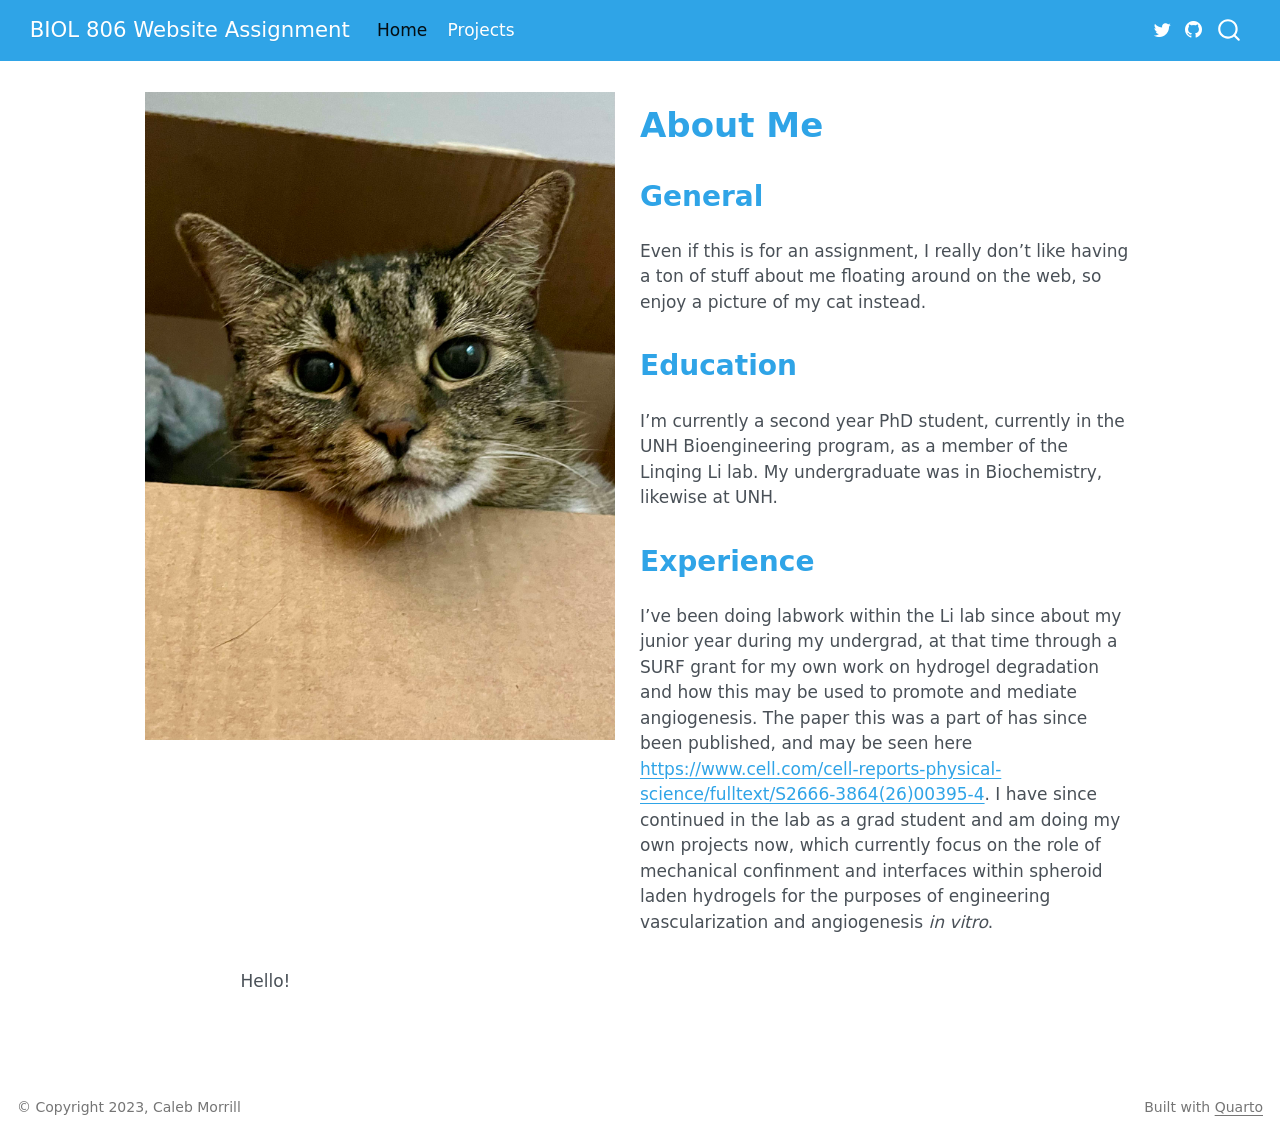
<file: docs/index.html>
<!DOCTYPE html>
<html xmlns="http://www.w3.org/1999/xhtml" lang="en" xml:lang="en"><head>

<meta charset="utf-8">
<meta name="generator" content="quarto-1.10.18">

<meta name="viewport" content="width=device-width, initial-scale=1.0, user-scalable=yes">


<title>About Me – BIOL 806 Website Assignment</title>
<style>
/* Default styles provided by pandoc.
** See https://pandoc.org/MANUAL.html#variables-for-html for config info.
*/
span.smallcaps{font-variant: small-caps;}
div.columns{display: flex; gap: 1.5em;}
div.column{flex: auto;}
@media screen {
div.columns{gap: min(4vw, 1.5em);}
div.column{overflow-x: auto;}
}
div.hanging-indent{margin-left: 1.5em; text-indent: -1.5em;}
ul.task-list{list-style: none;}
ul.task-list li input[type="checkbox"] {
  width: 0.8em;
  margin: 0 0.8em 0.2em -1em; /* quarto-specific, see https://github.com/quarto-dev/quarto-cli/issues/4556 */ 
  vertical-align: middle;
}
</style>


<script src="site_libs/quarto-nav/quarto-nav.js"></script>
<script src="site_libs/quarto-nav/headroom.min.js"></script>
<script src="site_libs/clipboard/clipboard.min.js"></script>
<script src="site_libs/quarto-search/autocomplete.umd.js"></script>
<script src="site_libs/quarto-search/fuse.min.js"></script>
<script src="site_libs/quarto-search/quarto-search.js"></script>
<meta name="quarto:offset" content="./">
<script src="site_libs/quarto-html/quarto.js" type="module"></script>
<script src="site_libs/quarto-html/tabsets/tabsets.js" type="module"></script>
<script src="site_libs/quarto-html/popper.min.js"></script>
<script src="site_libs/quarto-html/tippy.umd.min.js"></script>
<link href="site_libs/quarto-html/tippy.css" rel="stylesheet">
<link href="site_libs/quarto-html/quarto-syntax-highlighting-64a204ab8560d761af7679ceaba22944.css" rel="stylesheet" id="quarto-text-highlighting-styles">
<script src="site_libs/bootstrap/bootstrap.min.js"></script>
<link href="site_libs/bootstrap/bootstrap-icons.css" rel="stylesheet">
<link href="site_libs/bootstrap/bootstrap-29b139f52e1b4087b0c9e4528fec9435.min.css" rel="stylesheet" append-hash="true" id="quarto-bootstrap" data-mode="light">
<script id="quarto-search-options" type="application/json">{
  "location": "navbar",
  "copy-button": false,
  "collapse-after": 3,
  "panel-placement": "end",
  "type": "overlay",
  "limit": 50,
  "keyboard-shortcut": [
    "f",
    "/",
    "s"
  ],
  "show-item-context": false,
  "language": {
    "search-no-results-text": "No results",
    "search-matching-documents-text": "matching documents",
    "search-copy-link-title": "Copy link to search",
    "search-hide-matches-text": "Hide additional matches",
    "search-more-match-text": "more match in this document",
    "search-more-matches-text": "more matches in this document",
    "search-clear-button-title": "Clear",
    "search-text-placeholder": "",
    "search-detached-cancel-button-title": "Cancel",
    "search-submit-button-title": "Submit",
    "search-label": "Search"
  }
}</script>


</head>

<body class="nav-fixed fullcontent quarto-light">

<div id="quarto-search-results"></div>
  <header id="quarto-header" class="headroom fixed-top">
    <nav class="navbar navbar-expand-lg " data-bs-theme="dark">
      <div class="navbar-container container-fluid">
      <div class="navbar-brand-container mx-auto">
    <a class="navbar-brand" href="./index.html">
    <span class="navbar-title">BIOL 806 Website Assignment</span>
    </a>
  </div>
            <div id="quarto-search" class="" title="Search"></div>
          <button class="navbar-toggler" type="button" data-bs-toggle="collapse" data-bs-target="#navbarCollapse" aria-controls="navbarCollapse" role="menu" aria-expanded="false" aria-label="Toggle navigation" onclick="if (window.quartoToggleHeadroom) { window.quartoToggleHeadroom(); }">
  <span class="navbar-toggler-icon"></span>
</button>
          <div class="collapse navbar-collapse" id="navbarCollapse">
            <ul class="navbar-nav navbar-nav-scroll me-auto">
  <li class="nav-item">
    <a class="nav-link active" href="./index.html" aria-current="page"> 
<span class="menu-text">Home</span></a>
  </li>  
  <li class="nav-item">
    <a class="nav-link" href="./projects.html"> 
<span class="menu-text">Projects</span></a>
  </li>  
</ul>
          </div> <!-- /navcollapse -->
            <div class="quarto-navbar-tools">
    <a href="https://twitter.com/" title="" class="quarto-navigation-tool px-1" aria-label=""><i class="bi bi-twitter"></i></a>
    <a href="https://github.com/MeasuredFoot49/BIOL-806-Website-Assignment" title="" class="quarto-navigation-tool px-1" aria-label=""><i class="bi bi-github"></i></a>
</div>
      </div> <!-- /container-fluid -->
    </nav>
</header>
<!-- content -->
<div id="quarto-content" class="quarto-container page-columns page-rows-contents page-layout-article page-navbar">
<!-- sidebar -->
<!-- margin-sidebar -->
    
<!-- main -->
<main class="content page-columns page-full" id="quarto-document-content">




<div class="quarto-about-broadside column-page">
  <div class="about-main">
    <div class="about-entity" style="background-image: url('img/lynx.jpg')"></div>
    <div class="about-contents"><header id="title-block-header" class="quarto-title-block default">
<div class="quarto-title">
<h1 class="title">About Me</h1>
</div>
<div class="quarto-title-meta">
  </div>
</header><div id="me">
<section id="general" class="level2">
<h2 data-anchor-id="general">General</h2>
<p>Even if this is for an assignment, I really don’t like having a ton of stuff about me floating around on the web, so enjoy a picture of my cat instead.</p>
</section>
<section id="education" class="level2">
<h2 data-anchor-id="education">Education</h2>
<p>I’m currently a second year PhD student, currently in the UNH Bioengineering program, as a member of the Linqing Li lab. My undergraduate was in Biochemistry, likewise at UNH.</p>
</section>
<section id="experience" class="level2">
<h2 data-anchor-id="experience">Experience</h2>
<p>I’ve been doing labwork within the Li lab since about my junior year during my undergrad, at that time through a SURF grant for my own work on hydrogel degradation and how this may be used to promote and mediate angiogenesis. The paper this was a part of has since been published, and may be seen here <a href="https://www.cell.com/cell-reports-physical-science/fulltext/S2666-3864(26)00395-4" class="uri">https://www.cell.com/cell-reports-physical-science/fulltext/S2666-3864(26)00395-4</a>. I have since continued in the lab as a grad student and am doing my own projects now, which currently focus on the role of mechanical confinment and interfaces within spheroid laden hydrogels for the purposes of engineering vascularization and angiogenesis <em>in vitro</em>.</p>
</section>
</div></div>
  </div>
</div>

<p>Hello!</p>




</main> <!-- /main -->
<script id="quarto-html-after-body" type="application/javascript">
  window.document.addEventListener("DOMContentLoaded", function (event) {
    const isCodeAnnotation = (el) => {
      for (const clz of el.classList) {
        if (clz.startsWith('code-annotation-')) {                     
          return true;
        }
      }
      return false;
    }
    const onCopySuccess = function(e) {
      // button target
      const button = e.trigger;
      // don't keep focus
      button.blur();
      // flash "checked"
      button.classList.add('code-copy-button-checked');
      var currentTitle = button.getAttribute("title");
      button.setAttribute("title", "Copied!");
      let tooltip;
      if (window.bootstrap) {
        button.setAttribute("data-bs-toggle", "tooltip");
        button.setAttribute("data-bs-placement", "left");
        button.setAttribute("data-bs-title", "Copied!");
        tooltip = new bootstrap.Tooltip(button, 
          { trigger: "manual", 
            customClass: "code-copy-button-tooltip",
            offset: [0, -8]});
        tooltip.show();    
      }
      setTimeout(function() {
        if (tooltip) {
          tooltip.hide();
          button.removeAttribute("data-bs-title");
          button.removeAttribute("data-bs-toggle");
          button.removeAttribute("data-bs-placement");
        }
        button.setAttribute("title", currentTitle);
        button.classList.remove('code-copy-button-checked');
      }, 1000);
      // clear code selection
      e.clearSelection();
    }
    const getTextToCopy = function(trigger) {
      const outerScaffold = trigger.parentElement.cloneNode(true);
      const codeEl = outerScaffold.querySelector('code');
      for (const childEl of codeEl.children) {
        if (isCodeAnnotation(childEl)) {
          childEl.remove();
        }
      }
      return codeEl.innerText;
    }
    const clipboard = new window.ClipboardJS('.code-copy-button:not([data-in-quarto-modal])', {
      text: getTextToCopy
    });
    clipboard.on('success', onCopySuccess);
    if (window.document.getElementById('quarto-embedded-source-code-modal')) {
      const clipboardModal = new window.ClipboardJS('.code-copy-button[data-in-quarto-modal]', {
        text: getTextToCopy,
        container: window.document.getElementById('quarto-embedded-source-code-modal')
      });
      clipboardModal.on('success', onCopySuccess);
    }
      var localhostRegex = new RegExp(/^(?:http|https):\/\/localhost\:?[0-9]*\//);
      var mailtoRegex = new RegExp(/^mailto:/);
        var filterRegex = new RegExp('/' + window.location.host + '/');
      var isInternal = (href) => {
          return filterRegex.test(href) || localhostRegex.test(href) || mailtoRegex.test(href);
      }
      // Inspect non-navigation links and adorn them if external
     var links = window.document.querySelectorAll('a[href]:not(.nav-link):not(.navbar-brand):not(.toc-action):not(.sidebar-link):not(.sidebar-item-toggle):not(.pagination-link):not(.no-external):not([aria-hidden]):not(.dropdown-item):not(.quarto-navigation-tool):not(.about-link)');
      for (var i=0; i<links.length; i++) {
        const link = links[i];
        if (!isInternal(link.href)) {
          // undo the damage that might have been done by quarto-nav.js in the case of
          // links that we want to consider external
          if (link.dataset.originalHref !== undefined) {
            link.href = link.dataset.originalHref;
          }
        }
      }
    function tippyHover(el, contentFn, onTriggerFn, onUntriggerFn) {
      const config = {
        allowHTML: true,
        maxWidth: 500,
        delay: 100,
        arrow: false,
        appendTo: function(el) {
            return el.parentElement;
        },
        interactive: true,
        interactiveBorder: 10,
        theme: 'quarto',
        placement: 'bottom-start',
      };
      if (contentFn) {
        config.content = contentFn;
      }
      if (onTriggerFn) {
        config.onTrigger = onTriggerFn;
      }
      if (onUntriggerFn) {
        config.onUntrigger = onUntriggerFn;
      }
      window.tippy(el, config); 
    }
    const noterefs = window.document.querySelectorAll('a[role="doc-noteref"]');
    for (var i=0; i<noterefs.length; i++) {
      const ref = noterefs[i];
      tippyHover(ref, function() {
        // use id or data attribute instead here
        let href = ref.getAttribute('data-footnote-href') || ref.getAttribute('href');
        try { href = new URL(href).hash; } catch {}
        const id = href.replace(/^#\/?/, "");
        const note = window.document.getElementById(id);
        if (note) {
          return note.innerHTML;
        } else {
          return "";
        }
      });
    }
    const xrefs = window.document.querySelectorAll('a.quarto-xref');
    const processXRef = (id, note) => {
      // Strip column container classes
      const stripColumnClz = (el) => {
        el.classList.remove("page-full", "page-columns");
        if (el.children) {
          for (const child of el.children) {
            stripColumnClz(child);
          }
        }
      }
      stripColumnClz(note)
      if (id === null || id.startsWith('sec-')) {
        // Special case sections, only their first couple elements
        const container = document.createElement("div");
        if (note.children && note.children.length > 2) {
          container.appendChild(note.children[0].cloneNode(true));
          for (let i = 1; i < note.children.length; i++) {
            const child = note.children[i];
            if (child.tagName === "P" && child.innerText === "") {
              continue;
            } else {
              container.appendChild(child.cloneNode(true));
              break;
            }
          }
          if (window.Quarto?.typesetMath) {
            window.Quarto.typesetMath(container);
          }
          return container.innerHTML
        } else {
          if (window.Quarto?.typesetMath) {
            window.Quarto.typesetMath(note);
          }
          return note.innerHTML;
        }
      } else {
        // Remove any anchor links if they are present
        const anchorLink = note.querySelector('a.anchorjs-link');
        if (anchorLink) {
          anchorLink.remove();
        }
        if (window.Quarto?.typesetMath) {
          window.Quarto.typesetMath(note);
        }
        if (note.classList.contains("callout")) {
          return note.outerHTML;
        } else {
          return note.innerHTML;
        }
      }
    }
    for (var i=0; i<xrefs.length; i++) {
      const xref = xrefs[i];
      tippyHover(xref, undefined, function(instance) {
        instance.disable();
        let url = xref.getAttribute('href');
        let hash = undefined; 
        if (url.startsWith('#')) {
          hash = url;
        } else {
          try { hash = new URL(url).hash; } catch {}
        }
        if (hash) {
          const id = hash.replace(/^#\/?/, "");
          const note = window.document.getElementById(id);
          if (note !== null) {
            try {
              const html = processXRef(id, note.cloneNode(true));
              instance.setContent(html);
            } finally {
              instance.enable();
              instance.show();
            }
          } else {
            // See if we can fetch this
            fetch(url.split('#')[0])
            .then(res => res.text())
            .then(html => {
              const parser = new DOMParser();
              const htmlDoc = parser.parseFromString(html, "text/html");
              const note = htmlDoc.getElementById(id);
              if (note !== null) {
                const html = processXRef(id, note);
                instance.setContent(html);
              } 
            }).finally(() => {
              instance.enable();
              instance.show();
            });
          }
        } else {
          // See if we can fetch a full url (with no hash to target)
          // This is a special case and we should probably do some content thinning / targeting
          fetch(url)
          .then(res => res.text())
          .then(html => {
            const parser = new DOMParser();
            const htmlDoc = parser.parseFromString(html, "text/html");
            const note = htmlDoc.querySelector('main.content');
            if (note !== null) {
              // This should only happen for chapter cross references
              // (since there is no id in the URL)
              // remove the first header
              if (note.children.length > 0 && note.children[0].tagName === "HEADER") {
                note.children[0].remove();
              }
              const html = processXRef(null, note);
              instance.setContent(html);
            } 
          }).finally(() => {
            instance.enable();
            instance.show();
          });
        }
      }, function(instance) {
      });
    }
        let selectedAnnoteEl;
        const selectorForAnnotation = ( cell, annotation) => {
          let cellAttr = 'data-code-cell="' + cell + '"';
          let lineAttr = 'data-code-annotation="' +  annotation + '"';
          const selector = 'span[' + cellAttr + '][' + lineAttr + ']';
          return selector;
        }
        const selectCodeLines = (annoteEl) => {
          const doc = window.document;
          const targetCell = annoteEl.getAttribute("data-target-cell");
          const targetAnnotation = annoteEl.getAttribute("data-target-annotation");
          const annoteSpan = window.document.querySelector(selectorForAnnotation(targetCell, targetAnnotation));
          const lines = annoteSpan.getAttribute("data-code-lines").split(",");
          const lineIds = lines.map((line) => {
            return targetCell + "-" + line;
          })
          let top = null;
          let height = null;
          let parent = null;
          if (lineIds.length > 0) {
              //compute the position of the single el (top and bottom and make a div)
              const el = window.document.getElementById(lineIds[0]);
              top = el.offsetTop;
              height = el.offsetHeight;
              parent = el.parentElement.parentElement;
            if (lineIds.length > 1) {
              const lastEl = window.document.getElementById(lineIds[lineIds.length - 1]);
              const bottom = lastEl.offsetTop + lastEl.offsetHeight;
              height = bottom - top;
            }
            if (top !== null && height !== null && parent !== null) {
              // cook up a div (if necessary) and position it 
              let div = window.document.getElementById("code-annotation-line-highlight");
              if (div === null) {
                div = window.document.createElement("div");
                div.setAttribute("id", "code-annotation-line-highlight");
                div.style.position = 'absolute';
                parent.appendChild(div);
              }
              div.style.top = top - 2 + "px";
              div.style.height = height + 4 + "px";
              div.style.left = 0;
              let gutterDiv = window.document.getElementById("code-annotation-line-highlight-gutter");
              if (gutterDiv === null) {
                gutterDiv = window.document.createElement("div");
                gutterDiv.setAttribute("id", "code-annotation-line-highlight-gutter");
                gutterDiv.style.position = 'absolute';
                const codeCell = window.document.getElementById(targetCell);
                const gutter = codeCell.querySelector('.code-annotation-gutter');
                gutter.appendChild(gutterDiv);
              }
              gutterDiv.style.top = top - 2 + "px";
              gutterDiv.style.height = height + 4 + "px";
            }
            selectedAnnoteEl = annoteEl;
          }
        };
        const unselectCodeLines = () => {
          const elementsIds = ["code-annotation-line-highlight", "code-annotation-line-highlight-gutter"];
          elementsIds.forEach((elId) => {
            const div = window.document.getElementById(elId);
            if (div) {
              div.remove();
            }
          });
          selectedAnnoteEl = undefined;
        };
          // Handle positioning of the toggle
      window.addEventListener(
        "resize",
        throttle(() => {
          elRect = undefined;
          if (selectedAnnoteEl) {
            selectCodeLines(selectedAnnoteEl);
          }
        }, 10)
      );
      function throttle(fn, ms) {
      let throttle = false;
      let timer;
        return (...args) => {
          if(!throttle) { // first call gets through
              fn.apply(this, args);
              throttle = true;
          } else { // all the others get throttled
              if(timer) clearTimeout(timer); // cancel #2
              timer = setTimeout(() => {
                fn.apply(this, args);
                timer = throttle = false;
              }, ms);
          }
        };
      }
        // Attach click handler to the DT
        const annoteDls = window.document.querySelectorAll('dt[data-target-cell]');
        for (const annoteDlNode of annoteDls) {
          annoteDlNode.addEventListener('click', (event) => {
            const clickedEl = event.target;
            if (clickedEl !== selectedAnnoteEl) {
              unselectCodeLines();
              const activeEl = window.document.querySelector('dt[data-target-cell].code-annotation-active');
              if (activeEl) {
                activeEl.classList.remove('code-annotation-active');
              }
              selectCodeLines(clickedEl);
              clickedEl.classList.add('code-annotation-active');
            } else {
              // Unselect the line
              unselectCodeLines();
              clickedEl.classList.remove('code-annotation-active');
            }
          });
        }
    const findCites = (el) => {
      const parentEl = el.parentElement;
      if (parentEl) {
        const cites = parentEl.dataset.cites;
        if (cites) {
          return {
            el,
            cites: cites.split(' ')
          };
        } else {
          return findCites(el.parentElement)
        }
      } else {
        return undefined;
      }
    };
    var bibliorefs = window.document.querySelectorAll('a[role="doc-biblioref"]');
    for (var i=0; i<bibliorefs.length; i++) {
      const ref = bibliorefs[i];
      const citeInfo = findCites(ref);
      if (citeInfo) {
        tippyHover(citeInfo.el, function() {
          var popup = window.document.createElement('div');
          citeInfo.cites.forEach(function(cite) {
            var citeDiv = window.document.createElement('div');
            citeDiv.classList.add('hanging-indent');
            citeDiv.classList.add('csl-entry');
            var biblioDiv = window.document.getElementById('ref-' + cite);
            if (biblioDiv) {
              citeDiv.innerHTML = biblioDiv.innerHTML;
            }
            popup.appendChild(citeDiv);
          });
          return popup.innerHTML;
        });
      }
    }
  });
  </script>
</div> <!-- /content -->
<footer class="footer">
  <div class="nav-footer">
    <div class="nav-footer-left">
<p>© Copyright 2023, Caleb Morrill</p>
</div>   
    <div class="nav-footer-center">
      &nbsp;
    </div>
    <div class="nav-footer-right">
<p>Built with <a href="https://quarto.org/">Quarto</a></p>
</div>
  </div>
</footer>




</body></html>
</file>
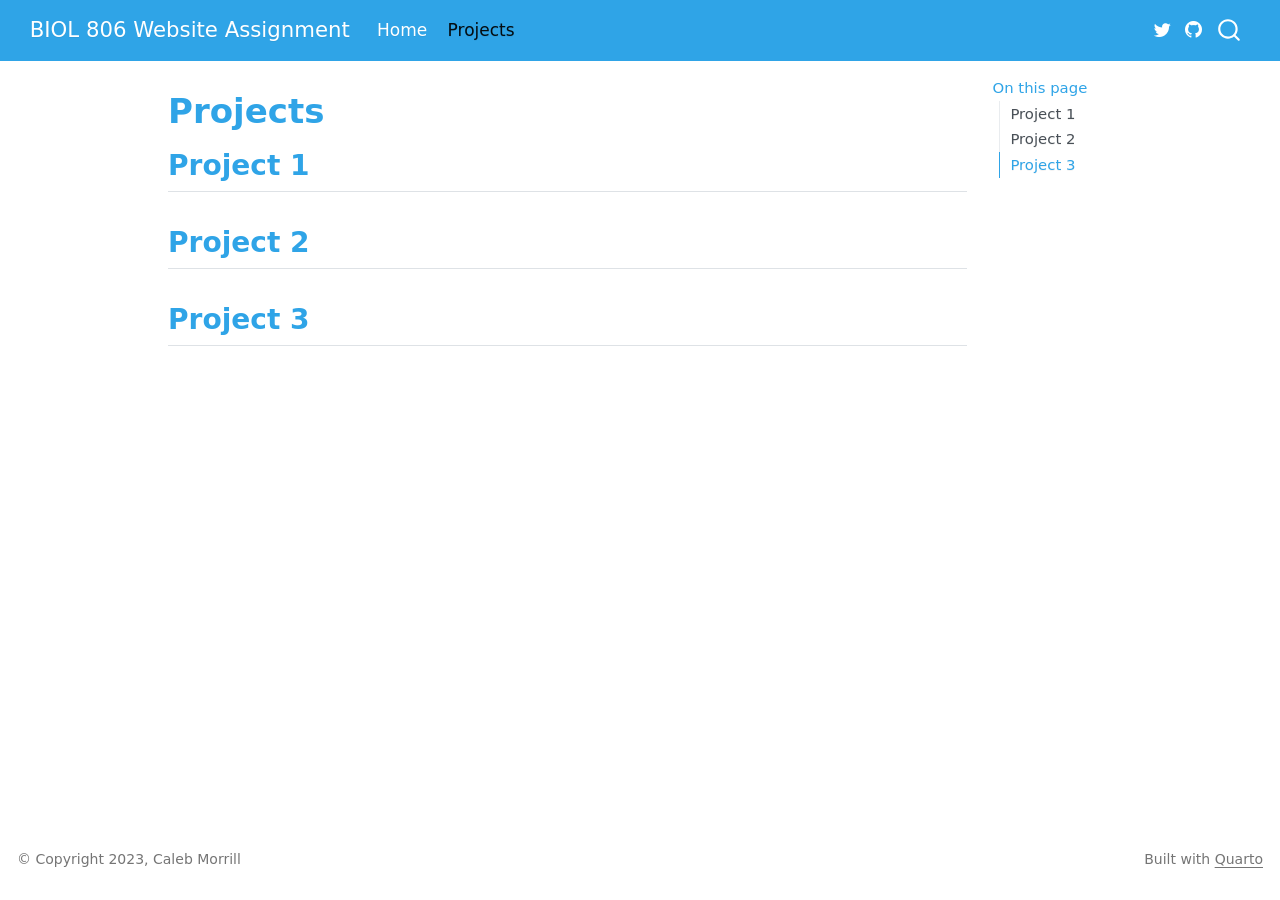
<file: docs/projects.html>
<!DOCTYPE html>
<html xmlns="http://www.w3.org/1999/xhtml" lang="en" xml:lang="en"><head>

<meta charset="utf-8">
<meta name="generator" content="quarto-1.10.18">

<meta name="viewport" content="width=device-width, initial-scale=1.0, user-scalable=yes">


<title>Projects – BIOL 806 Website Assignment</title>
<style>
/* Default styles provided by pandoc.
** See https://pandoc.org/MANUAL.html#variables-for-html for config info.
*/
span.smallcaps{font-variant: small-caps;}
div.columns{display: flex; gap: 1.5em;}
div.column{flex: auto;}
@media screen {
div.columns{gap: min(4vw, 1.5em);}
div.column{overflow-x: auto;}
}
div.hanging-indent{margin-left: 1.5em; text-indent: -1.5em;}
ul.task-list{list-style: none;}
ul.task-list li input[type="checkbox"] {
  width: 0.8em;
  margin: 0 0.8em 0.2em -1em; /* quarto-specific, see https://github.com/quarto-dev/quarto-cli/issues/4556 */ 
  vertical-align: middle;
}
</style>


<script src="site_libs/quarto-nav/quarto-nav.js"></script>
<script src="site_libs/quarto-nav/headroom.min.js"></script>
<script src="site_libs/clipboard/clipboard.min.js"></script>
<script src="site_libs/quarto-search/autocomplete.umd.js"></script>
<script src="site_libs/quarto-search/fuse.min.js"></script>
<script src="site_libs/quarto-search/quarto-search.js"></script>
<meta name="quarto:offset" content="./">
<script src="site_libs/quarto-html/quarto.js" type="module"></script>
<script src="site_libs/quarto-html/tabsets/tabsets.js" type="module"></script>
<script src="site_libs/quarto-html/popper.min.js"></script>
<script src="site_libs/quarto-html/tippy.umd.min.js"></script>
<script src="site_libs/quarto-html/anchor.min.js"></script>
<link href="site_libs/quarto-html/tippy.css" rel="stylesheet">
<link href="site_libs/quarto-html/quarto-syntax-highlighting-64a204ab8560d761af7679ceaba22944.css" rel="stylesheet" id="quarto-text-highlighting-styles">
<script src="site_libs/bootstrap/bootstrap.min.js"></script>
<link href="site_libs/bootstrap/bootstrap-icons.css" rel="stylesheet">
<link href="site_libs/bootstrap/bootstrap-29b139f52e1b4087b0c9e4528fec9435.min.css" rel="stylesheet" append-hash="true" id="quarto-bootstrap" data-mode="light">
<script id="quarto-search-options" type="application/json">{
  "location": "navbar",
  "copy-button": false,
  "collapse-after": 3,
  "panel-placement": "end",
  "type": "overlay",
  "limit": 50,
  "keyboard-shortcut": [
    "f",
    "/",
    "s"
  ],
  "show-item-context": false,
  "language": {
    "search-no-results-text": "No results",
    "search-matching-documents-text": "matching documents",
    "search-copy-link-title": "Copy link to search",
    "search-hide-matches-text": "Hide additional matches",
    "search-more-match-text": "more match in this document",
    "search-more-matches-text": "more matches in this document",
    "search-clear-button-title": "Clear",
    "search-text-placeholder": "",
    "search-detached-cancel-button-title": "Cancel",
    "search-submit-button-title": "Submit",
    "search-label": "Search"
  }
}</script>


</head>

<body class="nav-fixed quarto-light">

<div id="quarto-search-results"></div>
  <header id="quarto-header" class="headroom fixed-top">
    <nav class="navbar navbar-expand-lg " data-bs-theme="dark">
      <div class="navbar-container container-fluid">
      <div class="navbar-brand-container mx-auto">
    <a class="navbar-brand" href="./index.html">
    <span class="navbar-title">BIOL 806 Website Assignment</span>
    </a>
  </div>
            <div id="quarto-search" class="" title="Search"></div>
          <button class="navbar-toggler" type="button" data-bs-toggle="collapse" data-bs-target="#navbarCollapse" aria-controls="navbarCollapse" role="menu" aria-expanded="false" aria-label="Toggle navigation" onclick="if (window.quartoToggleHeadroom) { window.quartoToggleHeadroom(); }">
  <span class="navbar-toggler-icon"></span>
</button>
          <div class="collapse navbar-collapse" id="navbarCollapse">
            <ul class="navbar-nav navbar-nav-scroll me-auto">
  <li class="nav-item">
    <a class="nav-link" href="./index.html"> 
<span class="menu-text">Home</span></a>
  </li>  
  <li class="nav-item">
    <a class="nav-link active" href="./projects.html" aria-current="page"> 
<span class="menu-text">Projects</span></a>
  </li>  
</ul>
          </div> <!-- /navcollapse -->
            <div class="quarto-navbar-tools">
    <a href="https://twitter.com/" title="" class="quarto-navigation-tool px-1" aria-label=""><i class="bi bi-twitter"></i></a>
    <a href="https://github.com/MeasuredFoot49/BIOL-806-Website-Assignment" title="" class="quarto-navigation-tool px-1" aria-label=""><i class="bi bi-github"></i></a>
</div>
      </div> <!-- /container-fluid -->
    </nav>
</header>
<!-- content -->
<div id="quarto-content" class="quarto-container page-columns page-rows-contents page-layout-article page-navbar">
<!-- sidebar -->
<!-- margin-sidebar -->
    <div id="quarto-margin-sidebar" class="sidebar margin-sidebar">
        <nav id="TOC" role="doc-toc" class="toc-active">
    <h2 id="toc-title">On this page</h2>
   
  <ul>
  <li><a href="#project-1" id="toc-project-1" class="nav-link active" data-scroll-target="#project-1">Project 1</a></li>
  <li><a href="#project-2" id="toc-project-2" class="nav-link" data-scroll-target="#project-2">Project 2</a></li>
  <li><a href="#project-3" id="toc-project-3" class="nav-link" data-scroll-target="#project-3">Project 3</a></li>
  </ul>
</nav>
    </div>
<!-- main -->
<main class="content" id="quarto-document-content">

<header id="title-block-header" class="quarto-title-block default">
<div class="quarto-title">
<h1 class="title">Projects</h1>
</div>



<div class="quarto-title-meta">

    
  
    
  </div>
  


</header>


<section id="project-1" class="level2">
<h2 class="anchored" data-anchor-id="project-1">Project 1</h2>
</section>
<section id="project-2" class="level2">
<h2 class="anchored" data-anchor-id="project-2">Project 2</h2>
</section>
<section id="project-3" class="level2">
<h2 class="anchored" data-anchor-id="project-3">Project 3</h2>


</section>

</main> <!-- /main -->
<script id="quarto-html-after-body" type="application/javascript">
  window.document.addEventListener("DOMContentLoaded", function (event) {
    const icon = "";
    const anchorJS = new window.AnchorJS();
    anchorJS.options = {
      placement: 'right',
      icon: icon
    };
    anchorJS.add('.anchored');
    const isCodeAnnotation = (el) => {
      for (const clz of el.classList) {
        if (clz.startsWith('code-annotation-')) {                     
          return true;
        }
      }
      return false;
    }
    const onCopySuccess = function(e) {
      // button target
      const button = e.trigger;
      // don't keep focus
      button.blur();
      // flash "checked"
      button.classList.add('code-copy-button-checked');
      var currentTitle = button.getAttribute("title");
      button.setAttribute("title", "Copied!");
      let tooltip;
      if (window.bootstrap) {
        button.setAttribute("data-bs-toggle", "tooltip");
        button.setAttribute("data-bs-placement", "left");
        button.setAttribute("data-bs-title", "Copied!");
        tooltip = new bootstrap.Tooltip(button, 
          { trigger: "manual", 
            customClass: "code-copy-button-tooltip",
            offset: [0, -8]});
        tooltip.show();    
      }
      setTimeout(function() {
        if (tooltip) {
          tooltip.hide();
          button.removeAttribute("data-bs-title");
          button.removeAttribute("data-bs-toggle");
          button.removeAttribute("data-bs-placement");
        }
        button.setAttribute("title", currentTitle);
        button.classList.remove('code-copy-button-checked');
      }, 1000);
      // clear code selection
      e.clearSelection();
    }
    const getTextToCopy = function(trigger) {
      const outerScaffold = trigger.parentElement.cloneNode(true);
      const codeEl = outerScaffold.querySelector('code');
      for (const childEl of codeEl.children) {
        if (isCodeAnnotation(childEl)) {
          childEl.remove();
        }
      }
      return codeEl.innerText;
    }
    const clipboard = new window.ClipboardJS('.code-copy-button:not([data-in-quarto-modal])', {
      text: getTextToCopy
    });
    clipboard.on('success', onCopySuccess);
    if (window.document.getElementById('quarto-embedded-source-code-modal')) {
      const clipboardModal = new window.ClipboardJS('.code-copy-button[data-in-quarto-modal]', {
        text: getTextToCopy,
        container: window.document.getElementById('quarto-embedded-source-code-modal')
      });
      clipboardModal.on('success', onCopySuccess);
    }
      var localhostRegex = new RegExp(/^(?:http|https):\/\/localhost\:?[0-9]*\//);
      var mailtoRegex = new RegExp(/^mailto:/);
        var filterRegex = new RegExp('/' + window.location.host + '/');
      var isInternal = (href) => {
          return filterRegex.test(href) || localhostRegex.test(href) || mailtoRegex.test(href);
      }
      // Inspect non-navigation links and adorn them if external
     var links = window.document.querySelectorAll('a[href]:not(.nav-link):not(.navbar-brand):not(.toc-action):not(.sidebar-link):not(.sidebar-item-toggle):not(.pagination-link):not(.no-external):not([aria-hidden]):not(.dropdown-item):not(.quarto-navigation-tool):not(.about-link)');
      for (var i=0; i<links.length; i++) {
        const link = links[i];
        if (!isInternal(link.href)) {
          // undo the damage that might have been done by quarto-nav.js in the case of
          // links that we want to consider external
          if (link.dataset.originalHref !== undefined) {
            link.href = link.dataset.originalHref;
          }
        }
      }
    function tippyHover(el, contentFn, onTriggerFn, onUntriggerFn) {
      const config = {
        allowHTML: true,
        maxWidth: 500,
        delay: 100,
        arrow: false,
        appendTo: function(el) {
            return el.parentElement;
        },
        interactive: true,
        interactiveBorder: 10,
        theme: 'quarto',
        placement: 'bottom-start',
      };
      if (contentFn) {
        config.content = contentFn;
      }
      if (onTriggerFn) {
        config.onTrigger = onTriggerFn;
      }
      if (onUntriggerFn) {
        config.onUntrigger = onUntriggerFn;
      }
      window.tippy(el, config); 
    }
    const noterefs = window.document.querySelectorAll('a[role="doc-noteref"]');
    for (var i=0; i<noterefs.length; i++) {
      const ref = noterefs[i];
      tippyHover(ref, function() {
        // use id or data attribute instead here
        let href = ref.getAttribute('data-footnote-href') || ref.getAttribute('href');
        try { href = new URL(href).hash; } catch {}
        const id = href.replace(/^#\/?/, "");
        const note = window.document.getElementById(id);
        if (note) {
          return note.innerHTML;
        } else {
          return "";
        }
      });
    }
    const xrefs = window.document.querySelectorAll('a.quarto-xref');
    const processXRef = (id, note) => {
      // Strip column container classes
      const stripColumnClz = (el) => {
        el.classList.remove("page-full", "page-columns");
        if (el.children) {
          for (const child of el.children) {
            stripColumnClz(child);
          }
        }
      }
      stripColumnClz(note)
      if (id === null || id.startsWith('sec-')) {
        // Special case sections, only their first couple elements
        const container = document.createElement("div");
        if (note.children && note.children.length > 2) {
          container.appendChild(note.children[0].cloneNode(true));
          for (let i = 1; i < note.children.length; i++) {
            const child = note.children[i];
            if (child.tagName === "P" && child.innerText === "") {
              continue;
            } else {
              container.appendChild(child.cloneNode(true));
              break;
            }
          }
          if (window.Quarto?.typesetMath) {
            window.Quarto.typesetMath(container);
          }
          return container.innerHTML
        } else {
          if (window.Quarto?.typesetMath) {
            window.Quarto.typesetMath(note);
          }
          return note.innerHTML;
        }
      } else {
        // Remove any anchor links if they are present
        const anchorLink = note.querySelector('a.anchorjs-link');
        if (anchorLink) {
          anchorLink.remove();
        }
        if (window.Quarto?.typesetMath) {
          window.Quarto.typesetMath(note);
        }
        if (note.classList.contains("callout")) {
          return note.outerHTML;
        } else {
          return note.innerHTML;
        }
      }
    }
    for (var i=0; i<xrefs.length; i++) {
      const xref = xrefs[i];
      tippyHover(xref, undefined, function(instance) {
        instance.disable();
        let url = xref.getAttribute('href');
        let hash = undefined; 
        if (url.startsWith('#')) {
          hash = url;
        } else {
          try { hash = new URL(url).hash; } catch {}
        }
        if (hash) {
          const id = hash.replace(/^#\/?/, "");
          const note = window.document.getElementById(id);
          if (note !== null) {
            try {
              const html = processXRef(id, note.cloneNode(true));
              instance.setContent(html);
            } finally {
              instance.enable();
              instance.show();
            }
          } else {
            // See if we can fetch this
            fetch(url.split('#')[0])
            .then(res => res.text())
            .then(html => {
              const parser = new DOMParser();
              const htmlDoc = parser.parseFromString(html, "text/html");
              const note = htmlDoc.getElementById(id);
              if (note !== null) {
                const html = processXRef(id, note);
                instance.setContent(html);
              } 
            }).finally(() => {
              instance.enable();
              instance.show();
            });
          }
        } else {
          // See if we can fetch a full url (with no hash to target)
          // This is a special case and we should probably do some content thinning / targeting
          fetch(url)
          .then(res => res.text())
          .then(html => {
            const parser = new DOMParser();
            const htmlDoc = parser.parseFromString(html, "text/html");
            const note = htmlDoc.querySelector('main.content');
            if (note !== null) {
              // This should only happen for chapter cross references
              // (since there is no id in the URL)
              // remove the first header
              if (note.children.length > 0 && note.children[0].tagName === "HEADER") {
                note.children[0].remove();
              }
              const html = processXRef(null, note);
              instance.setContent(html);
            } 
          }).finally(() => {
            instance.enable();
            instance.show();
          });
        }
      }, function(instance) {
      });
    }
        let selectedAnnoteEl;
        const selectorForAnnotation = ( cell, annotation) => {
          let cellAttr = 'data-code-cell="' + cell + '"';
          let lineAttr = 'data-code-annotation="' +  annotation + '"';
          const selector = 'span[' + cellAttr + '][' + lineAttr + ']';
          return selector;
        }
        const selectCodeLines = (annoteEl) => {
          const doc = window.document;
          const targetCell = annoteEl.getAttribute("data-target-cell");
          const targetAnnotation = annoteEl.getAttribute("data-target-annotation");
          const annoteSpan = window.document.querySelector(selectorForAnnotation(targetCell, targetAnnotation));
          const lines = annoteSpan.getAttribute("data-code-lines").split(",");
          const lineIds = lines.map((line) => {
            return targetCell + "-" + line;
          })
          let top = null;
          let height = null;
          let parent = null;
          if (lineIds.length > 0) {
              //compute the position of the single el (top and bottom and make a div)
              const el = window.document.getElementById(lineIds[0]);
              top = el.offsetTop;
              height = el.offsetHeight;
              parent = el.parentElement.parentElement;
            if (lineIds.length > 1) {
              const lastEl = window.document.getElementById(lineIds[lineIds.length - 1]);
              const bottom = lastEl.offsetTop + lastEl.offsetHeight;
              height = bottom - top;
            }
            if (top !== null && height !== null && parent !== null) {
              // cook up a div (if necessary) and position it 
              let div = window.document.getElementById("code-annotation-line-highlight");
              if (div === null) {
                div = window.document.createElement("div");
                div.setAttribute("id", "code-annotation-line-highlight");
                div.style.position = 'absolute';
                parent.appendChild(div);
              }
              div.style.top = top - 2 + "px";
              div.style.height = height + 4 + "px";
              div.style.left = 0;
              let gutterDiv = window.document.getElementById("code-annotation-line-highlight-gutter");
              if (gutterDiv === null) {
                gutterDiv = window.document.createElement("div");
                gutterDiv.setAttribute("id", "code-annotation-line-highlight-gutter");
                gutterDiv.style.position = 'absolute';
                const codeCell = window.document.getElementById(targetCell);
                const gutter = codeCell.querySelector('.code-annotation-gutter');
                gutter.appendChild(gutterDiv);
              }
              gutterDiv.style.top = top - 2 + "px";
              gutterDiv.style.height = height + 4 + "px";
            }
            selectedAnnoteEl = annoteEl;
          }
        };
        const unselectCodeLines = () => {
          const elementsIds = ["code-annotation-line-highlight", "code-annotation-line-highlight-gutter"];
          elementsIds.forEach((elId) => {
            const div = window.document.getElementById(elId);
            if (div) {
              div.remove();
            }
          });
          selectedAnnoteEl = undefined;
        };
          // Handle positioning of the toggle
      window.addEventListener(
        "resize",
        throttle(() => {
          elRect = undefined;
          if (selectedAnnoteEl) {
            selectCodeLines(selectedAnnoteEl);
          }
        }, 10)
      );
      function throttle(fn, ms) {
      let throttle = false;
      let timer;
        return (...args) => {
          if(!throttle) { // first call gets through
              fn.apply(this, args);
              throttle = true;
          } else { // all the others get throttled
              if(timer) clearTimeout(timer); // cancel #2
              timer = setTimeout(() => {
                fn.apply(this, args);
                timer = throttle = false;
              }, ms);
          }
        };
      }
        // Attach click handler to the DT
        const annoteDls = window.document.querySelectorAll('dt[data-target-cell]');
        for (const annoteDlNode of annoteDls) {
          annoteDlNode.addEventListener('click', (event) => {
            const clickedEl = event.target;
            if (clickedEl !== selectedAnnoteEl) {
              unselectCodeLines();
              const activeEl = window.document.querySelector('dt[data-target-cell].code-annotation-active');
              if (activeEl) {
                activeEl.classList.remove('code-annotation-active');
              }
              selectCodeLines(clickedEl);
              clickedEl.classList.add('code-annotation-active');
            } else {
              // Unselect the line
              unselectCodeLines();
              clickedEl.classList.remove('code-annotation-active');
            }
          });
        }
    const findCites = (el) => {
      const parentEl = el.parentElement;
      if (parentEl) {
        const cites = parentEl.dataset.cites;
        if (cites) {
          return {
            el,
            cites: cites.split(' ')
          };
        } else {
          return findCites(el.parentElement)
        }
      } else {
        return undefined;
      }
    };
    var bibliorefs = window.document.querySelectorAll('a[role="doc-biblioref"]');
    for (var i=0; i<bibliorefs.length; i++) {
      const ref = bibliorefs[i];
      const citeInfo = findCites(ref);
      if (citeInfo) {
        tippyHover(citeInfo.el, function() {
          var popup = window.document.createElement('div');
          citeInfo.cites.forEach(function(cite) {
            var citeDiv = window.document.createElement('div');
            citeDiv.classList.add('hanging-indent');
            citeDiv.classList.add('csl-entry');
            var biblioDiv = window.document.getElementById('ref-' + cite);
            if (biblioDiv) {
              citeDiv.innerHTML = biblioDiv.innerHTML;
            }
            popup.appendChild(citeDiv);
          });
          return popup.innerHTML;
        });
      }
    }
  });
  </script>
</div> <!-- /content -->
<footer class="footer">
  <div class="nav-footer">
    <div class="nav-footer-left">
<p>© Copyright 2023, Caleb Morrill</p>
</div>   
    <div class="nav-footer-center">
      &nbsp;
    </div>
    <div class="nav-footer-right">
<p>Built with <a href="https://quarto.org/">Quarto</a></p>
</div>
  </div>
</footer>




</body></html>
</file>
<file: docs/site_libs/quarto-html/tippy.css>
.tippy-box[data-animation=fade][data-state=hidden]{opacity:0}[data-tippy-root]{max-width:calc(100vw - 10px)}.tippy-box{position:relative;background-color:#333;color:#fff;border-radius:4px;font-size:14px;line-height:1.4;white-space:normal;outline:0;transition-property:transform,visibility,opacity}.tippy-box[data-placement^=top]>.tippy-arrow{bottom:0}.tippy-box[data-placement^=top]>.tippy-arrow:before{bottom:-7px;left:0;border-width:8px 8px 0;border-top-color:initial;transform-origin:center top}.tippy-box[data-placement^=bottom]>.tippy-arrow{top:0}.tippy-box[data-placement^=bottom]>.tippy-arrow:before{top:-7px;left:0;border-width:0 8px 8px;border-bottom-color:initial;transform-origin:center bottom}.tippy-box[data-placement^=left]>.tippy-arrow{right:0}.tippy-box[data-placement^=left]>.tippy-arrow:before{border-width:8px 0 8px 8px;border-left-color:initial;right:-7px;transform-origin:center left}.tippy-box[data-placement^=right]>.tippy-arrow{left:0}.tippy-box[data-placement^=right]>.tippy-arrow:before{left:-7px;border-width:8px 8px 8px 0;border-right-color:initial;transform-origin:center right}.tippy-box[data-inertia][data-state=visible]{transition-timing-function:cubic-bezier(.54,1.5,.38,1.11)}.tippy-arrow{width:16px;height:16px;color:#333}.tippy-arrow:before{content:"";position:absolute;border-color:transparent;border-style:solid}.tippy-content{position:relative;padding:5px 9px;z-index:1}
</file>
<file: docs/site_libs/quarto-html/quarto-syntax-highlighting-64a204ab8560d761af7679ceaba22944.css>
/* quarto syntax highlight colors */
:root {
  --quarto-hl-ot-color: #003B4F;
  --quarto-hl-at-color: #657422;
  --quarto-hl-ss-color: #20794D;
  --quarto-hl-an-color: #5E5E5E;
  --quarto-hl-fu-color: #4758AB;
  --quarto-hl-st-color: #20794D;
  --quarto-hl-cf-color: #003B4F;
  --quarto-hl-op-color: #5E5E5E;
  --quarto-hl-er-color: #AD0000;
  --quarto-hl-bn-color: #AD0000;
  --quarto-hl-al-color: #AD0000;
  --quarto-hl-va-color: #111111;
  --quarto-hl-bu-color: inherit;
  --quarto-hl-ex-color: inherit;
  --quarto-hl-pp-color: #AD0000;
  --quarto-hl-in-color: #5E5E5E;
  --quarto-hl-vs-color: #20794D;
  --quarto-hl-wa-color: #5E5E5E;
  --quarto-hl-do-color: #5E5E5E;
  --quarto-hl-im-color: #00769E;
  --quarto-hl-ch-color: #20794D;
  --quarto-hl-dt-color: #AD0000;
  --quarto-hl-fl-color: #AD0000;
  --quarto-hl-co-color: #5E5E5E;
  --quarto-hl-cv-color: #5E5E5E;
  --quarto-hl-cn-color: #8f5902;
  --quarto-hl-sc-color: #5E5E5E;
  --quarto-hl-dv-color: #AD0000;
  --quarto-hl-kw-color: #003B4F;
}

/* other quarto variables */
:root {
  --quarto-font-monospace: SFMono-Regular, Menlo, Monaco, Consolas, "Liberation Mono", "Courier New", monospace;
}

/* syntax highlight based on Pandoc's rules */
pre > code.sourceCode > span {
  color: #003B4F;
}

code.sourceCode > span {
  color: #003B4F;
}

div.sourceCode,
div.sourceCode pre.sourceCode {
  color: #003B4F;
}

/* Normal */
code span {
  color: #003B4F;
}

/* Alert */
code span.al {
  color: #AD0000;
  font-style: inherit;
}

/* Annotation */
code span.an {
  color: #5E5E5E;
  font-style: inherit;
}

/* Attribute */
code span.at {
  color: #657422;
  font-style: inherit;
}

/* BaseN */
code span.bn {
  color: #AD0000;
  font-style: inherit;
}

/* BuiltIn */
code span.bu {
  font-style: inherit;
}

/* ControlFlow */
code span.cf {
  color: #003B4F;
  font-weight: bold;
  font-style: inherit;
}

/* Char */
code span.ch {
  color: #20794D;
  font-style: inherit;
}

/* Constant */
code span.cn {
  color: #8f5902;
  font-style: inherit;
}

/* Comment */
code span.co {
  color: #5E5E5E;
  font-style: inherit;
}

/* CommentVar */
code span.cv {
  color: #5E5E5E;
  font-style: italic;
}

/* Documentation */
code span.do {
  color: #5E5E5E;
  font-style: italic;
}

/* DataType */
code span.dt {
  color: #AD0000;
  font-style: inherit;
}

/* DecVal */
code span.dv {
  color: #AD0000;
  font-style: inherit;
}

/* Error */
code span.er {
  color: #AD0000;
  font-style: inherit;
}

/* Extension */
code span.ex {
  font-style: inherit;
}

/* Float */
code span.fl {
  color: #AD0000;
  font-style: inherit;
}

/* Function */
code span.fu {
  color: #4758AB;
  font-style: inherit;
}

/* Import */
code span.im {
  color: #00769E;
  font-style: inherit;
}

/* Information */
code span.in {
  color: #5E5E5E;
  font-style: inherit;
}

/* Keyword */
code span.kw {
  color: #003B4F;
  font-weight: bold;
  font-style: inherit;
}

/* Operator */
code span.op {
  color: #5E5E5E;
  font-style: inherit;
}

/* Other */
code span.ot {
  color: #003B4F;
  font-style: inherit;
}

/* Preprocessor */
code span.pp {
  color: #AD0000;
  font-style: inherit;
}

/* SpecialChar */
code span.sc {
  color: #5E5E5E;
  font-style: inherit;
}

/* SpecialString */
code span.ss {
  color: #20794D;
  font-style: inherit;
}

/* String */
code span.st {
  color: #20794D;
  font-style: inherit;
}

/* Variable */
code span.va {
  color: #111111;
  font-style: inherit;
}

/* VerbatimString */
code span.vs {
  color: #20794D;
  font-style: inherit;
}

/* Warning */
code span.wa {
  color: #5E5E5E;
  font-style: italic;
}

.prevent-inlining {
  content: "</";
}

/*# sourceMappingURL=9d8d5bb603a83b8298b89080a598c93b.css.map */
</file>
